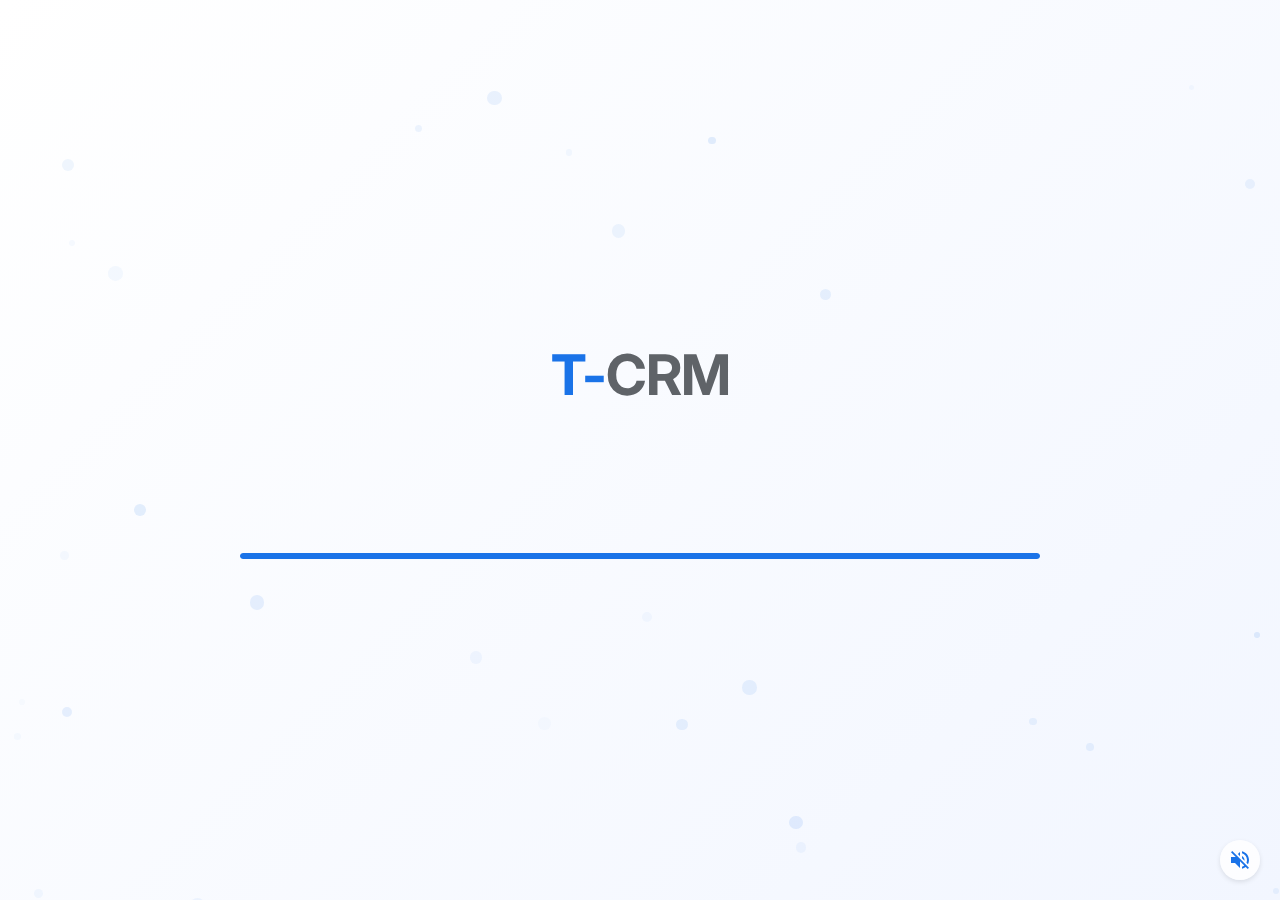
<file: index.html>
<!DOCTYPE html>
<html lang="en">
<head>
  <meta charset="UTF-8">
  <meta name="viewport" content="width=device-width, initial-scale=1.0">
  <title>T-CRM Intro Animation</title>
  <link href="https://fonts.googleapis.com/css2?family=Inter:wght@400;600;700&display=swap" rel="stylesheet">
  <link rel="stylesheet" href="https://cdnjs.cloudflare.com/ajax/libs/animate.css/4.1.1/animate.min.css" />
  <style>
    body, html {
      margin: 0;
      padding: 0;
      height: 100%;
      width: 100%;
      overflow: hidden;
      background-color: #f8f9fa;
      font-family: 'Inter', sans-serif;
    }
    
    .animation-container {
      display: flex;
      justify-content: center;
      align-items: center;
      height: 100vh;
      width: 100vw;
      position: relative;
      background: linear-gradient(135deg, #ffffff 0%, #f2f6ff 100%);
    }
    
    .content-wrapper {
      position: relative;
      width: 80%;
      max-width: 800px;
      text-align: center;
    }
    
    .logo {
      margin-bottom: 2rem;
      transform: scale(0);
      opacity: 0;
      transition: transform 0.6s cubic-bezier(0.34, 1.56, 0.64, 1), opacity 0.6s ease;
    }
    
    .logo.visible {
      transform: scale(1);
      opacity: 1;
    }
    
    .logo-text {
      font-size: 3.5rem;
      font-weight: 700;
      color: #1a73e8;
      letter-spacing: -1px;
    }
    
    .logo-text span {
      color: #5f6368;
    }
    
    .text-container {
      position: relative;
      height: 5rem;
      margin-bottom: 2rem;
      overflow: hidden;
    }
    
    .animated-text {
      position: absolute;
      width: 100%;
      color: #202124;
      font-size: 2.5rem;
      font-weight: 600;
      opacity: 0;
      transform: translateY(40px);
      transition: opacity 0.5s ease, transform 0.5s ease;
    }
    
    .animated-text.visible {
      opacity: 1;
      transform: translateY(0);
    }
    
    .animated-text.fade-out {
      opacity: 0;
      transform: translateY(-40px);
      transition: opacity 0.5s ease, transform 0.5s ease;
    }
    
    .loader-container {
      position: relative;
      width: 100%;
      height: 6px;
      background: rgba(26, 115, 232, 0.2);
      border-radius: 3px;
      overflow: hidden;
    }
    
    .loader {
      position: absolute;
      width: 0%;
      height: 100%;
      background: #1a73e8;
      border-radius: 3px;
      transition: width 4s cubic-bezier(0.1, 0.5, 0.5, 1);
    }
    
    .particles-container {
      position: absolute;
      top: 0;
      left: 0;
      width: 100%;
      height: 100%;
      pointer-events: none;
      overflow: hidden;
    }
    
    .particle {
      position: absolute;
      background-color: rgba(26, 115, 232, 0.2);
      border-radius: 50%;
    }

    .floating-shapes {
      position: absolute;
      top: 0;
      left: 0;
      width: 100%;
      height: 100%;
      z-index: -1;
      overflow: hidden;
    }

    .shape {
      position: absolute;
      border-radius: 50%;
      background: linear-gradient(135deg, rgba(26, 115, 232, 0.1) 0%, rgba(66, 133, 244, 0.05) 100%);
      animation: float 15s infinite ease-in-out;
    }

    @keyframes float {
      0%, 100% {
        transform: translate(0, 0) rotate(0deg);
      }
      25% {
        transform: translate(5%, 5%) rotate(5deg);
      }
      50% {
        transform: translate(0, 10%) rotate(0deg);
      }
      75% {
        transform: translate(-5%, 5%) rotate(-5deg);
      }
    }
    
    .redirect-overlay {
      position: fixed;
      top: 0;
      left: 0;
      width: 100%;
      height: 100%;
      background-color: white;
      opacity: 0;
      z-index: 100;
      transition: opacity 0.5s ease;
      pointer-events: none;
    }
    
    .redirect-overlay.active {
      opacity: 1;
      pointer-events: all;
    }

    .audio-control {
      position: absolute;
      bottom: 20px;
      right: 20px;
      background-color: rgba(255, 255, 255, 0.8);
      border-radius: 50%;
      width: 40px;
      height: 40px;
      display: flex;
      justify-content: center;
      align-items: center;
      cursor: pointer;
      box-shadow: 0 2px 5px rgba(0, 0, 0, 0.1);
      transition: transform 0.2s ease, box-shadow 0.2s ease;
      z-index: 10;
    }

    .audio-control:hover {
      transform: scale(1.1);
      box-shadow: 0 4px 8px rgba(0, 0, 0, 0.15);
    }
    
    .audio-label {
      position: absolute;
      bottom: 20px;
      right: 70px;
      background-color: rgba(26, 115, 232, 0.1);
      color: #1a73e8;
      padding: 8px 12px;
      border-radius: 20px;
      font-size: 14px;
      font-weight: 500;
      opacity: 0;
      transform: translateX(10px);
      transition: opacity 0.3s ease, transform 0.3s ease;
      pointer-events: none;
    }
    
    .audio-control:hover + .audio-label {
      opacity: 1;
      transform: translateX(0);
    }

    .audio-icon {
      width: 24px;
      height: 24px;
      fill: #1a73e8;
    }

    .muted .audio-icon-on {
      display: none;
    }

    .audio-icon-off {
      display: none;
    }

    .muted .audio-icon-off {
      display: block;
    }
  </style>
</head>
<body>
  <div class="animation-container">
    <div class="floating-shapes" id="floatingShapes"></div>
    <div class="particles-container" id="particles"></div>
    
    <div class="content-wrapper">
      <div class="logo" id="logo">
        <div class="logo-text">T-<span>CRM</span></div>
      </div>
      
      <div class="text-container">
        <div class="animated-text" id="text1">Automate Sales</div>
        <div class="animated-text" id="text2">Eliminate Hassle</div>
        <div class="animated-text" id="text3">Accelerate Growth</div>
      </div>
      
      <div class="loader-container">
        <div class="loader" id="progress"></div>
      </div>
    </div>

    <div class="audio-control" id="audioControl">
      <svg class="audio-icon audio-icon-on" viewBox="0 0 24 24">
        <path d="M3 9v6h4l5 5V4L7 9H3zm13.5 3c0-1.77-1.02-3.29-2.5-4.03v8.05c1.48-.73 2.5-2.25 2.5-4.02zM14 3.23v2.06c2.89.86 5 3.54 5 6.71s-2.11 5.85-5 6.71v2.06c4.01-.91 7-4.49 7-8.77s-2.99-7.86-7-8.77z"/>
      </svg>
      <svg class="audio-icon audio-icon-off" viewBox="0 0 24 24">
        <path d="M16.5 12c0-1.77-1.02-3.29-2.5-4.03v2.21l2.45 2.45c.03-.2.05-.41.05-.63zm2.5 0c0 .94-.2 1.82-.54 2.64l1.51 1.51C20.63 14.91 21 13.5 21 12c0-4.28-2.99-7.86-7-8.77v2.06c2.89.86 5 3.54 5 6.71zM4.27 3L3 4.27 7.73 9H3v6h4l5 5v-6.73l4.25 4.25c-.67.52-1.42.93-2.25 1.18v2.06c1.38-.31 2.63-.95 3.69-1.81L19.73 21 21 19.73l-9-9L4.27 3zM12 4L9.91 6.09 12 8.18V4z"/>
      </svg>
    </div>
    <div class="audio-label">Click for music</div>
  </div>
  
  <div class="redirect-overlay" id="overlay"></div>
  
  <audio id="backgroundMusic" loop>
    <source src="youtube-intro-music-291176.mp3" type="audio/mpeg">
  </audio>
  
  <script>
document.addEventListener('DOMContentLoaded', () => {
  const logo = document.getElementById('logo');
  const text1 = document.getElementById('text1');
  const text2 = document.getElementById('text2');
  const text3 = document.getElementById('text3');
  const progress = document.getElementById('progress');
  const overlay = document.getElementById('overlay');
  const audioControl = document.getElementById('audioControl');
  const backgroundMusic = document.getElementById('backgroundMusic');
  const particlesContainer = document.getElementById('particles');
  const floatingShapes = document.getElementById('floatingShapes');
  
  // Variable will be set based on autoplay success/failure
  
  // Create floating shapes
  for (let i = 0; i < 5; i++) {
    const shape = document.createElement('div');
    shape.classList.add('shape');
    shape.style.width = `${Math.random() * 300 + 100}px`;
    shape.style.height = shape.style.width;
    shape.style.left = `${Math.random() * 80}%`;
    shape.style.top = `${Math.random() * 80}%`;
    shape.style.animationDelay = `${Math.random() * 5}s`;
    shape.style.animationDuration = `${15 + Math.random() * 15}s`;
    floatingShapes.appendChild(shape);
  }
  
  // Create particles
  for (let i = 0; i < 30; i++) {
    createParticle();
  }
  
  function createParticle() {
    const particle = document.createElement('div');
    particle.classList.add('particle');
    
    const size = Math.random() * 10 + 5;
    const posX = Math.random() * 100;
    const posY = Math.random() * 100;
    const duration = Math.random() * 20 + 10;
    const delay = Math.random() * 5;
    
    particle.style.width = `${size}px`;
    particle.style.height = `${size}px`;
    particle.style.left = `${posX}%`;
    particle.style.top = `${posY}%`;
    particle.style.opacity = Math.random() * 0.5 + 0.1;
    
    particle.style.animation = `float ${duration}s infinite ease-in-out ${delay}s`;
    
    particlesContainer.appendChild(particle);
  }
  
  // Set audio to be unmuted by default
  let audioPlaying = false;
  
  // Attempt to play audio automatically when page loads
  backgroundMusic.volume = 0.3;
  const playPromise = backgroundMusic.play();
  
  if (playPromise !== undefined) {
    playPromise
      .then(() => {
        console.log('Audio playing successfully by default');
        audioPlaying = true;
        // Don't add the muted class since we want unmuted by default
      })
      .catch(err => {
        console.error('Autoplay failed:', err);
        // If autoplay fails, add the muted class
        audioControl.classList.add('muted');
        // Most browsers require user interaction to play audio
        console.log('User interaction required to play audio');
      });
  }
  
  // Set up click to toggle audio
  audioControl.addEventListener('click', () => {
    if (audioPlaying) {
      backgroundMusic.pause();
      audioControl.classList.add('muted');
      audioPlaying = false;
    } else {
      backgroundMusic.volume = 0.3;
      backgroundMusic.play()
        .then(() => {
          console.log('Audio playing successfully');
          audioControl.classList.remove('muted');
          audioPlaying = true;
        })
        .catch(err => {
          console.error('Audio play failed:', err);
          if (backgroundMusic.error) {
            console.error('Audio error code:', backgroundMusic.error.code);
            console.error('Audio error message:', backgroundMusic.error.message);
          }
        });
    }
  });
  
  // Add a prominent initial animation to encourage clicking
  audioControl.classList.add('animate__animated', 'animate__pulse', 'animate__infinite');
  
  // Animation sequence
  setTimeout(() => {
    logo.classList.add('visible');
  }, 200);
  
  setTimeout(() => {
    progress.style.width = '100%';
  }, 500);
  
  setTimeout(() => {
    text1.classList.add('visible');
  }, 1000);
  
  setTimeout(() => {
    text1.classList.add('fade-out');
    setTimeout(() => {
      text2.classList.add('visible');
    }, 300);
  }, 2000);
  
  setTimeout(() => {
    text2.classList.add('fade-out');
    setTimeout(() => {
      text3.classList.add('visible');
    }, 300);
  }, 3000);
  
  setTimeout(() => {
    text3.classList.add('fade-out');
  }, 4000);
  
  // Prepare for redirect
  setTimeout(() => {
    overlay.classList.add('active');
    
    // Redirect to the main T-CRM page after a brief fade-to-white transition
    setTimeout(() => {
      window.location.href = 'home.html'; // Change this to your main T-CRM page URL
    }, 800);
  }, 5000);
});
  </script>
</body>
</html>
</file>
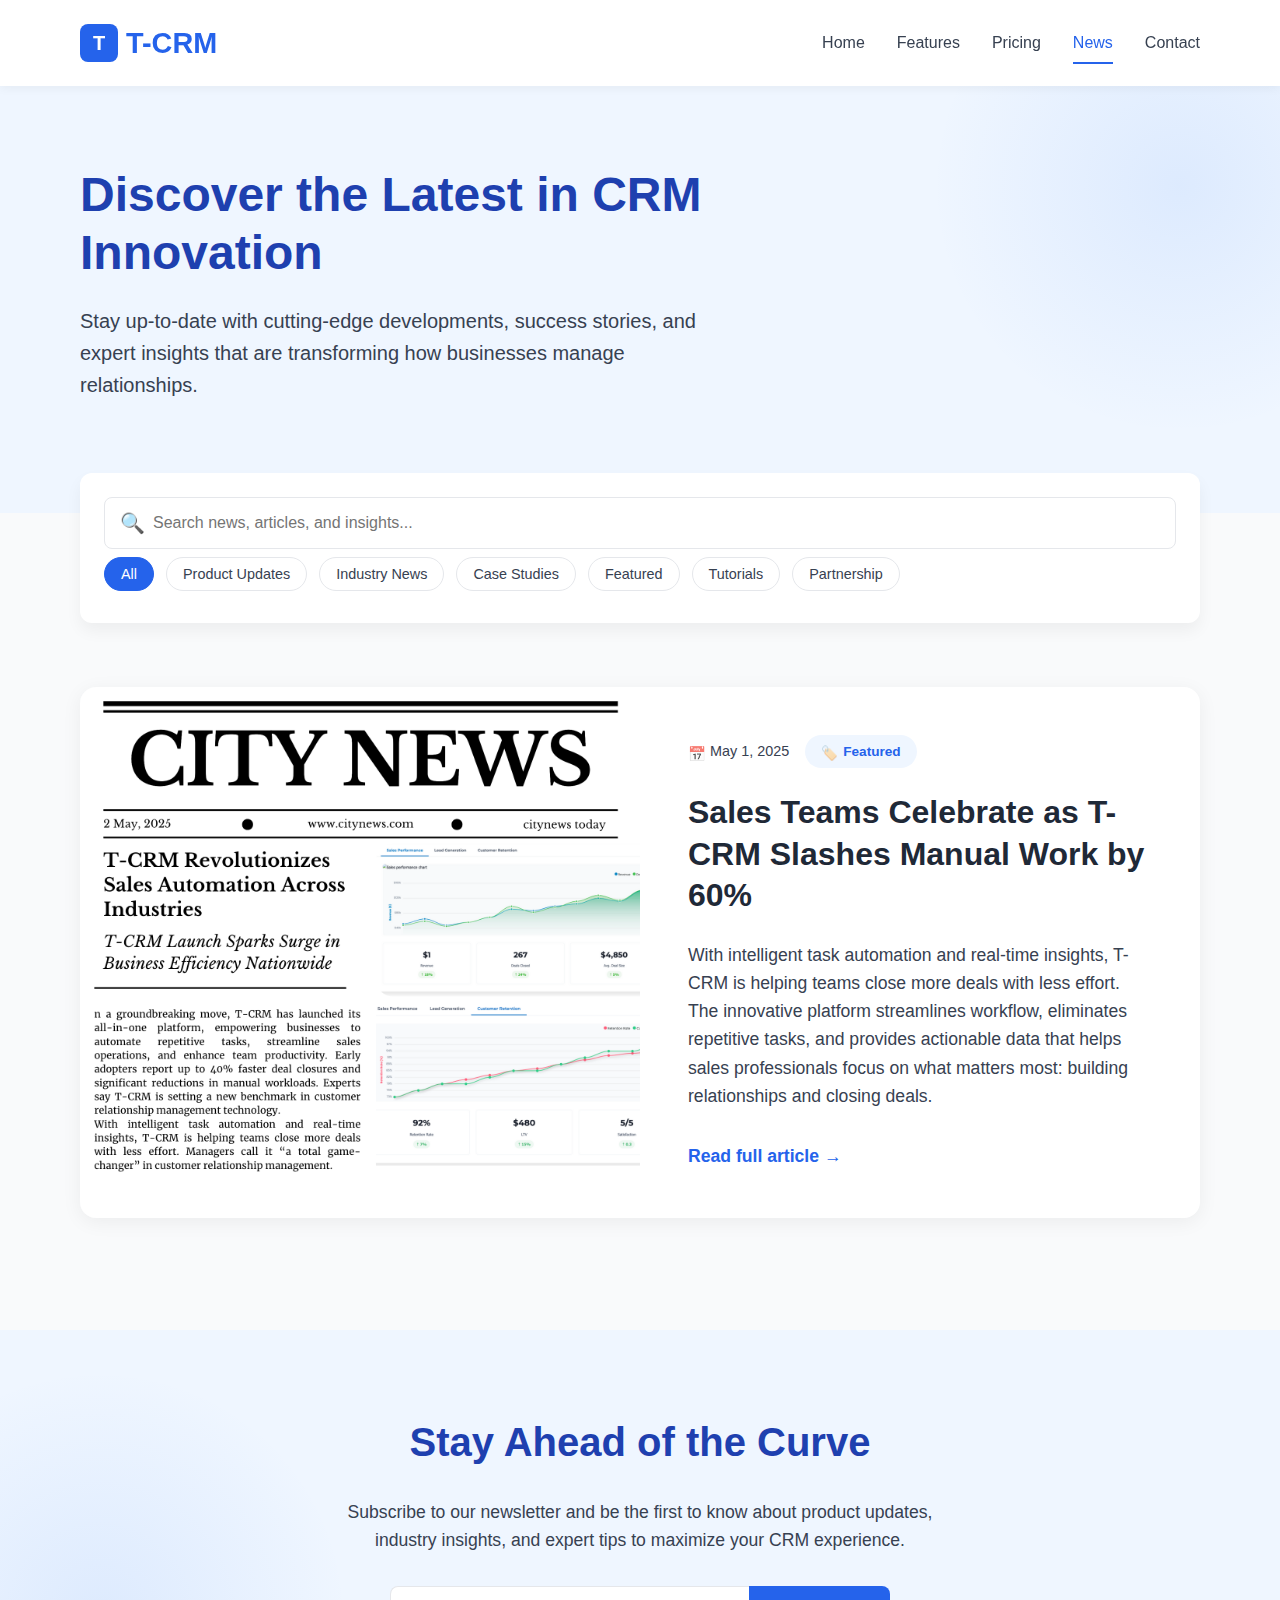
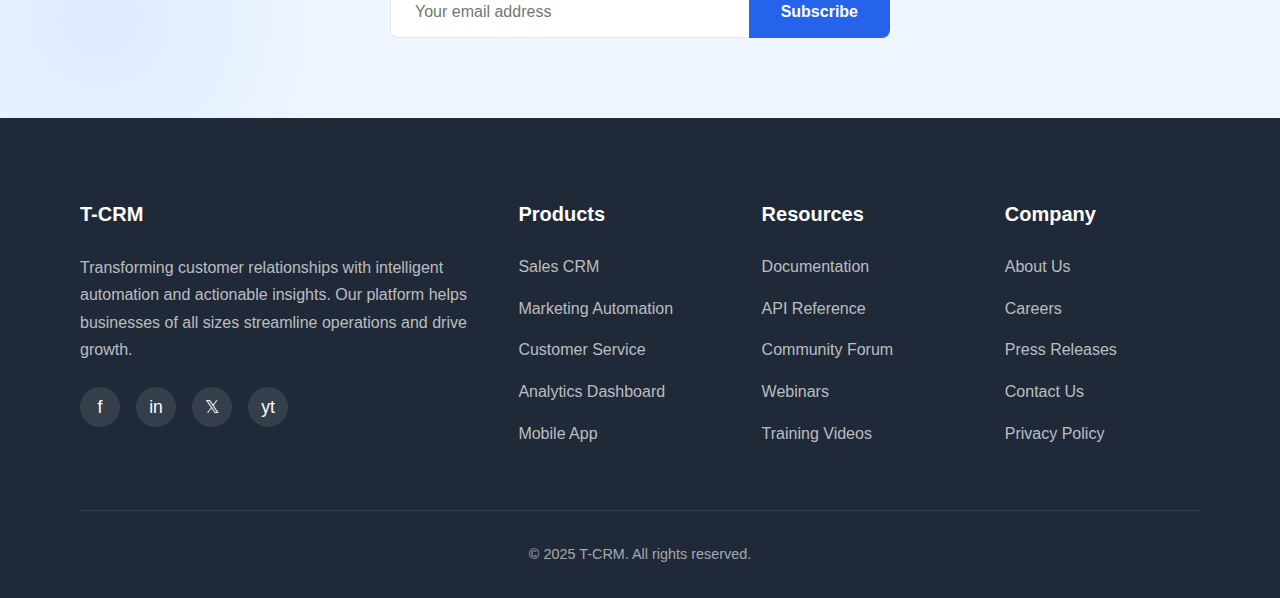
<file: news.html>
<!DOCTYPE html>
<html lang="en">
<head>
    <meta charset="UTF-8">
    <meta name="viewport" content="width=device-width, initial-scale=1.0">
    <title>T-CRM News & Articles</title>
    <style>
        :root {
            --primary-blue: #2563eb;
            --light-blue: #eff6ff;
            --dark-blue: #1e40af;
            --accent-blue: #3b82f6;
            --gray-50: #f9fafb;
            --gray-100: #f3f4f6;
            --gray-200: #e5e7eb;
            --gray-700: #374151;
            --gray-800: #1f2937;
        }
        
        * {
            margin: 0;
            padding: 0;
            box-sizing: border-box;
        }
        
        body {
            font-family: 'Inter', -apple-system, BlinkMacSystemFont, 'Segoe UI', Roboto, sans-serif;
            margin: 0;
            padding: 0;
            background-color: var(--gray-50);
            color: var(--gray-800);
            line-height: 1.6;
        }
        
        header {
            background-color: white;
            padding: 1.25rem 0;
            position: sticky;
            top: 0;
            box-shadow: 0 2px 10px rgba(0, 0, 0, 0.05);
            z-index: 100;
        }
        
        .container {
            width: 90%;
            max-width: 1280px;
            margin: 0 auto;
            padding: 0 1rem;
        }
        
        nav {
            display: flex;
            justify-content: space-between;
            align-items: center;
        }
        
        .logo {
            font-size: 1.8rem;
            font-weight: 700;
            color: var(--primary-blue);
            text-decoration: none;
            display: flex;
            align-items: center;
            gap: 0.5rem;
        }
        
        .logo-icon {
            background-color: var(--primary-blue);
            color: white;
            width: 38px;
            height: 38px;
            border-radius: 8px;
            display: flex;
            align-items: center;
            justify-content: center;
            font-weight: bold;
            font-size: 1.25rem;
        }
        
        .nav-links {
            display: flex;
            gap: 2rem;
        }
        
        .nav-links a {
            color: var(--gray-700);
            text-decoration: none;
            font-weight: 500;
            transition: color 0.2s ease;
            position: relative;
            padding: 0.5rem 0;
        }
        
        .nav-links a:hover {
            color: var(--primary-blue);
        }
        
        .nav-links a.active {
            color: var(--primary-blue);
        }
        
        .nav-links a.active::after {
            content: '';
            position: absolute;
            bottom: 0;
            left: 0;
            width: 100%;
            height: 2px;
            background-color: var(--primary-blue);
        }
        
        .mobile-menu-btn {
            display: none;
            background: none;
            border: none;
            font-size: 1.5rem;
            cursor: pointer;
            color: var(--gray-800);
        }
        
        .hero {
            background-color: var(--light-blue);
            padding: 5rem 0;
            position: relative;
            overflow: hidden;
        }
        
        .hero::before {
            content: '';
            position: absolute;
            top: 0;
            right: 0;
            width: 500px;
            height: 500px;
            background: radial-gradient(circle, var(--accent-blue) 0%, transparent 70%);
            opacity: 0.1;
            border-radius: 50%;
            transform: translate(30%, -30%);
        }
        
        .hero-content {
            max-width: 800px;
            position: relative;
            z-index: 1;
        }
        
        .hero h1 {
            font-size: 3rem;
            font-weight: 800;
            line-height: 1.2;
            margin-bottom: 1.5rem;
            color: var(--dark-blue);
        }
        
        .hero p {
            font-size: 1.25rem;
            max-width: 650px;
            margin-bottom: 2rem;
            color: var(--gray-700);
        }
        
        .search-container {
            background-color: white;
            padding: 1.5rem;
            border-radius: 12px;
            box-shadow: 0 8px 16px rgba(0, 0, 0, 0.05);
            margin-top: -2.5rem;
            position: relative;
            z-index: 10;
        }
        
        .search-wrapper {
            display: flex;
            align-items: center;
            gap: 1rem;
        }
        
        .search-box {
            flex: 1;
            position: relative;
        }
        
        .search-box input {
            width: 100%;
            padding: 1rem 1rem 1rem 3rem;
            border: 1px solid var(--gray-200);
            border-radius: 8px;
            font-size: 1rem;
            transition: all 0.2s;
        }
        
        .search-box input:focus {
            outline: none;
            border-color: var(--primary-blue);
            box-shadow: 0 0 0 3px rgba(37, 99, 235, 0.1);
        }
        
        .search-icon {
            position: absolute;
            left: 1rem;
            top: 50%;
            transform: translateY(-50%);
            color: var(--gray-700);
            font-size: 1.25rem;
        }
        
        .filter-chips {
            display: flex;
            gap: 0.75rem;
            overflow-x: auto;
            padding: 0.5rem 0;
            scrollbar-width: none;
        }
        
        .filter-chips::-webkit-scrollbar {
            display: none;
        }
        
        .filter-chip {
            padding: 0.5rem 1rem;
            background-color: white;
            border: 1px solid var(--gray-200);
            color: var(--gray-700);
            border-radius: 100px;
            cursor: pointer;
            white-space: nowrap;
            transition: all 0.2s ease;
            font-size: 0.9rem;
            font-weight: 500;
        }
        
        .filter-chip.active {
            background-color: var(--primary-blue);
            color: white;
            border-color: var(--primary-blue);
        }
        
        .filter-chip:hover:not(.active) {
            border-color: var(--primary-blue);
            color: var(--primary-blue);
        }
        
        .main-content {
            padding: 4rem 0;
        }
        
        .featured-news {
            background-color: white;
            border-radius: 16px;
            overflow: hidden;
            box-shadow: 0 4px 20px rgba(0, 0, 0, 0.06);
            margin-bottom: 3rem;
            display: grid;
            grid-template-columns: 1fr 1fr;
        }
        
        .news-image {
            height: 100%;
            min-height: 400px;
            background-color: var(--gray-100);
            position: relative;
            overflow: hidden;
        }
        
        .news-image img {
            width: 100%;
            height: 100%;
            object-fit: cover;
            transition: transform 0.5s ease;
        }
        
        .featured-news:hover .news-image img {
            transform: scale(1.05);
        }
        
        .news-content {
            padding: 3rem;
            display: flex;
            flex-direction: column;
        }
        
        .news-meta {
            display: flex;
            align-items: center;
            gap: 1rem;
            margin-bottom: 1.5rem;
        }
        
        .news-date {
            font-size: 0.9rem;
            color: var(--gray-700);
            display: flex;
            align-items: center;
            gap: 0.25rem;
        }
        
        .calendar-icon, .tag-icon {
            display: inline-block;
            width: 18px;
            height: 18px;
            opacity: 0.7;
        }
        
        .news-tag {
            display: inline-flex;
            align-items: center;
            gap: 0.25rem;
            padding: 0.35rem 1rem;
            background-color: var(--light-blue);
            color: var(--primary-blue);
            border-radius: 100px;
            font-size: 0.85rem;
            font-weight: 600;
        }
        
        .news-title {
            font-size: 2rem;
            line-height: 1.3;
            margin-bottom: 1.5rem;
            font-weight: 700;
            color: var(--gray-800);
        }
        
        .news-snippet {
            font-size: 1.1rem;
            color: var(--gray-700);
            margin-bottom: 2rem;
            flex-grow: 1;
        }
        
        .read-more {
            display: inline-flex;
            align-items: center;
            gap: 0.5rem;
            color: var(--primary-blue);
            text-decoration: none;
            font-weight: 600;
            font-size: 1.1rem;
            transition: gap 0.2s ease;
            margin-top: auto;
        }
        
        .read-more:hover {
            gap: 0.75rem;
        }
        
        .newsletter {
            background-color: var(--light-blue);
            padding: 5rem 0;
            position: relative;
            overflow: hidden;
        }
        
        .newsletter::before {
            content: '';
            position: absolute;
            bottom: 0;
            left: 0;
            width: 500px;
            height: 500px;
            background: radial-gradient(circle, var(--accent-blue) 0%, transparent 70%);
            opacity: 0.1;
            border-radius: 50%;
            transform: translate(-30%, 30%);
        }
        
        .newsletter-container {
            max-width: 600px;
            margin: 0 auto;
            text-align: center;
            position: relative;
            z-index: 1;
        }
        
        .newsletter h2 {
            font-size: 2.5rem;
            font-weight: 700;
            color: var(--dark-blue);
            margin-bottom: 1.5rem;
        }
        
        .newsletter p {
            font-size: 1.1rem;
            color: var(--gray-700);
            margin-bottom: 2rem;
        }
        
        .newsletter-form {
            display: flex;
            max-width: 500px;
            margin: 0 auto;
        }
        
        .newsletter-form input {
            flex: 1;
            padding: 1rem 1.5rem;
            border: 1px solid var(--gray-200);
            border-right: none;
            border-radius: 8px 0 0 8px;
            font-size: 1rem;
        }
        
        .newsletter-form input:focus {
            outline: none;
            border-color: var(--primary-blue);
        }
        
        .newsletter-form button {
            padding: 1rem 2rem;
            background-color: var(--primary-blue);
            color: white;
            border: none;
            border-radius: 0 8px 8px 0;
            cursor: pointer;
            font-weight: 600;
            font-size: 1rem;
            transition: background-color 0.2s ease;
        }
        
        .newsletter-form button:hover {
            background-color: var(--dark-blue);
        }
        
        footer {
            background-color: var(--gray-800);
            color: white;
            padding: 5rem 0 2rem;
        }
        
        .footer-content {
            display: grid;
            grid-template-columns: 2fr repeat(3, 1fr);
            gap: 3rem;
            margin-bottom: 3rem;
        }
        
        .footer-column h3 {
            margin-bottom: 1.5rem;
            font-size: 1.25rem;
            font-weight: 600;
            color: white;
        }
        
        .footer-column p {
            color: rgba(255, 255, 255, 0.7);
            margin-bottom: 1.5rem;
            line-height: 1.7;
        }
        
        .social-icons {
            display: flex;
            gap: 1rem;
        }
        
        .social-icon {
            width: 40px;
            height: 40px;
            background-color: rgba(255, 255, 255, 0.1);
            border-radius: 50%;
            display: flex;
            align-items: center;
            justify-content: center;
            transition: background-color 0.2s ease;
            color: white;
            text-decoration: none;
            font-size: 1.1rem;
        }
        
        .social-icon:hover {
            background-color: var(--primary-blue);
        }
        
        .footer-links {
            list-style: none;
        }
        
        .footer-links li {
            margin-bottom: 1rem;
        }
        
        .footer-links a {
            color: rgba(255, 255, 255, 0.7);
            text-decoration: none;
            transition: color 0.2s ease;
        }
        
        .footer-links a:hover {
            color: white;
        }
        
        .copyright {
            text-align: center;
            padding-top: 2rem;
            border-top: 1px solid rgba(255, 255, 255, 0.1);
            color: rgba(255, 255, 255, 0.6);
            font-size: 0.9rem;
        }
        
        @media (max-width: 992px) {
            .featured-news {
                grid-template-columns: 1fr;
            }
            
            .news-image {
                height: 300px;
            }
            
            .footer-content {
                grid-template-columns: 1fr 1fr;
            }
        }
        
        @media (max-width: 768px) {
            .nav-links {
                display: none;
            }
            
            .mobile-menu-btn {
                display: block;
            }
            
            .hero h1 {
                font-size: 2.5rem;
            }
            
            .news-content {
                padding: 2rem;
            }
            
            .footer-content {
                grid-template-columns: 1fr;
                gap: 2rem;
            }
        }
    </style>
</head>
<body>
    <header>
        <div class="container">
            <nav>
                <a href="#" class="logo">
                    <span class="logo-icon">T</span>
                    T-CRM
                </a>
                <div class="nav-links">
                    <a href="#">Home</a>
                    <a href="#">Features</a>
                    <a href="#">Pricing</a>
                    <a href="#" class="active">News</a>
                    <a href="#">Contact</a>
                </div>
                <button class="mobile-menu-btn">☰</button>
            </nav>
        </div>
    </header>
    
    <section class="hero">
        <div class="container">
            <div class="hero-content">
                <h1>Discover the Latest in CRM Innovation</h1>
                <p>Stay up-to-date with cutting-edge developments, success stories, and expert insights that are transforming how businesses manage relationships.</p>
            </div>
        </div>
    </section>
    
    <div class="container">
        <div class="search-container">
            <div class="search-wrapper">
                <div class="search-box">
                    <span class="search-icon">🔍</span>
                    <input type="text" placeholder="Search news, articles, and insights...">
                </div>
            </div>
            <div class="filter-chips">
                <button class="filter-chip active">All</button>
                <button class="filter-chip">Product Updates</button>
                <button class="filter-chip">Industry News</button>
                <button class="filter-chip">Case Studies</button>
                <button class="filter-chip">Featured</button>
                <button class="filter-chip">Tutorials</button>
                <button class="filter-chip">Partnership</button>
            </div>
        </div>
    </div>
    
    <section class="main-content">
        <div class="container">
            <div class="featured-news">
                <div class="news-image">
                    <img src="Screenshot 2025-05-01 at 10.47.26 AM.png" alt="Sales Teams Using T-CRM">
                </div>
                <div class="news-content">
                    <div class="news-meta">
                        <span class="news-date">
                            <span class="calendar-icon">📅</span>
                            May 1, 2025
                        </span>
                        <span class="news-tag">
                            <span class="tag-icon">🏷️</span>
                            Featured
                        </span>
                    </div>
                    <h2 class="news-title">Sales Teams Celebrate as T-CRM Slashes Manual Work by 60%</h2>
                    <p class="news-snippet">With intelligent task automation and real-time insights, T-CRM is helping teams close more deals with less effort. The innovative platform streamlines workflow, eliminates repetitive tasks, and provides actionable data that helps sales professionals focus on what matters most: building relationships and closing deals.</p>
                    <a href="#" class="read-more">Read full article →</a>
                </div>
            </div>
        </div>
    </section>
    
    <section class="newsletter">
        <div class="container">
            <div class="newsletter-container">
                <h2>Stay Ahead of the Curve</h2>
                <p>Subscribe to our newsletter and be the first to know about product updates, industry insights, and expert tips to maximize your CRM experience.</p>
                <form class="newsletter-form">
                    <input type="email" placeholder="Your email address">
                    <button type="submit">Subscribe</button>
                </form>
            </div>
        </div>
    </section>
    
    <footer>
        <div class="container">
            <div class="footer-content">
                <div class="footer-column">
                    <h3>T-CRM</h3>
                    <p>Transforming customer relationships with intelligent automation and actionable insights. Our platform helps businesses of all sizes streamline operations and drive growth.</p>
                    <div class="social-icons">
                        <a href="#" class="social-icon">f</a>
                        <a href="#" class="social-icon">in</a>
                        <a href="#" class="social-icon">𝕏</a>
                        <a href="#" class="social-icon">yt</a>
                    </div>
                </div>
                <div class="footer-column">
                    <h3>Products</h3>
                    <ul class="footer-links">
                        <li><a href="#">Sales CRM</a></li>
                        <li><a href="#">Marketing Automation</a></li>
                        <li><a href="#">Customer Service</a></li>
                        <li><a href="#">Analytics Dashboard</a></li>
                        <li><a href="#">Mobile App</a></li>
                    </ul>
                </div>
                <div class="footer-column">
                    <h3>Resources</h3>
                    <ul class="footer-links">
                        <li><a href="#">Documentation</a></li>
                        <li><a href="#">API Reference</a></li>
                        <li><a href="#">Community Forum</a></li>
                        <li><a href="#">Webinars</a></li>
                        <li><a href="#">Training Videos</a></li>
                    </ul>
                </div>
                <div class="footer-column">
                    <h3>Company</h3>
                    <ul class="footer-links">
                        <li><a href="#">About Us</a></li>
                        <li><a href="#">Careers</a></li>
                        <li><a href="#">Press Releases</a></li>
                        <li><a href="#">Contact Us</a></li>
                        <li><a href="#">Privacy Policy</a></li>
                    </ul>
                </div>
            </div>
            <div class="copyright">
                © 2025 T-CRM. All rights reserved.
            </div>
        </div>
    </footer>
</body>
</html>
</file>
